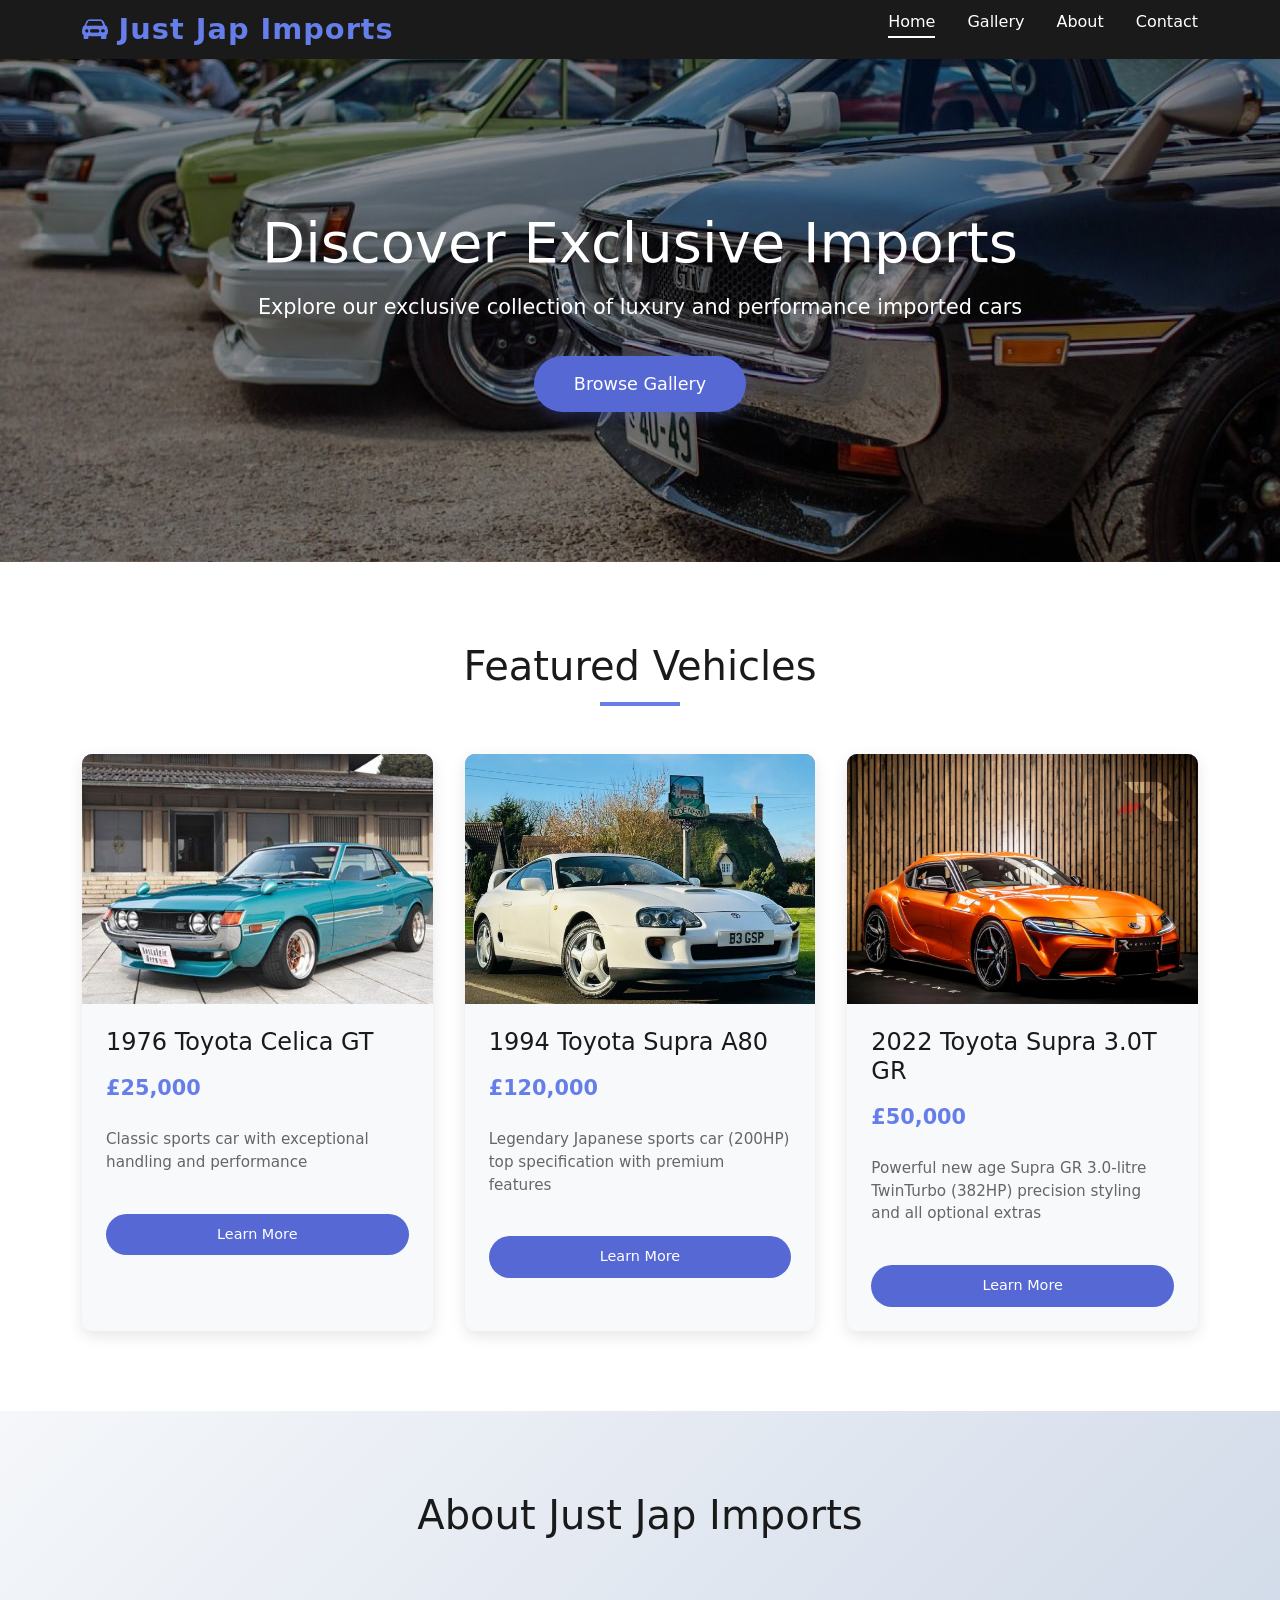
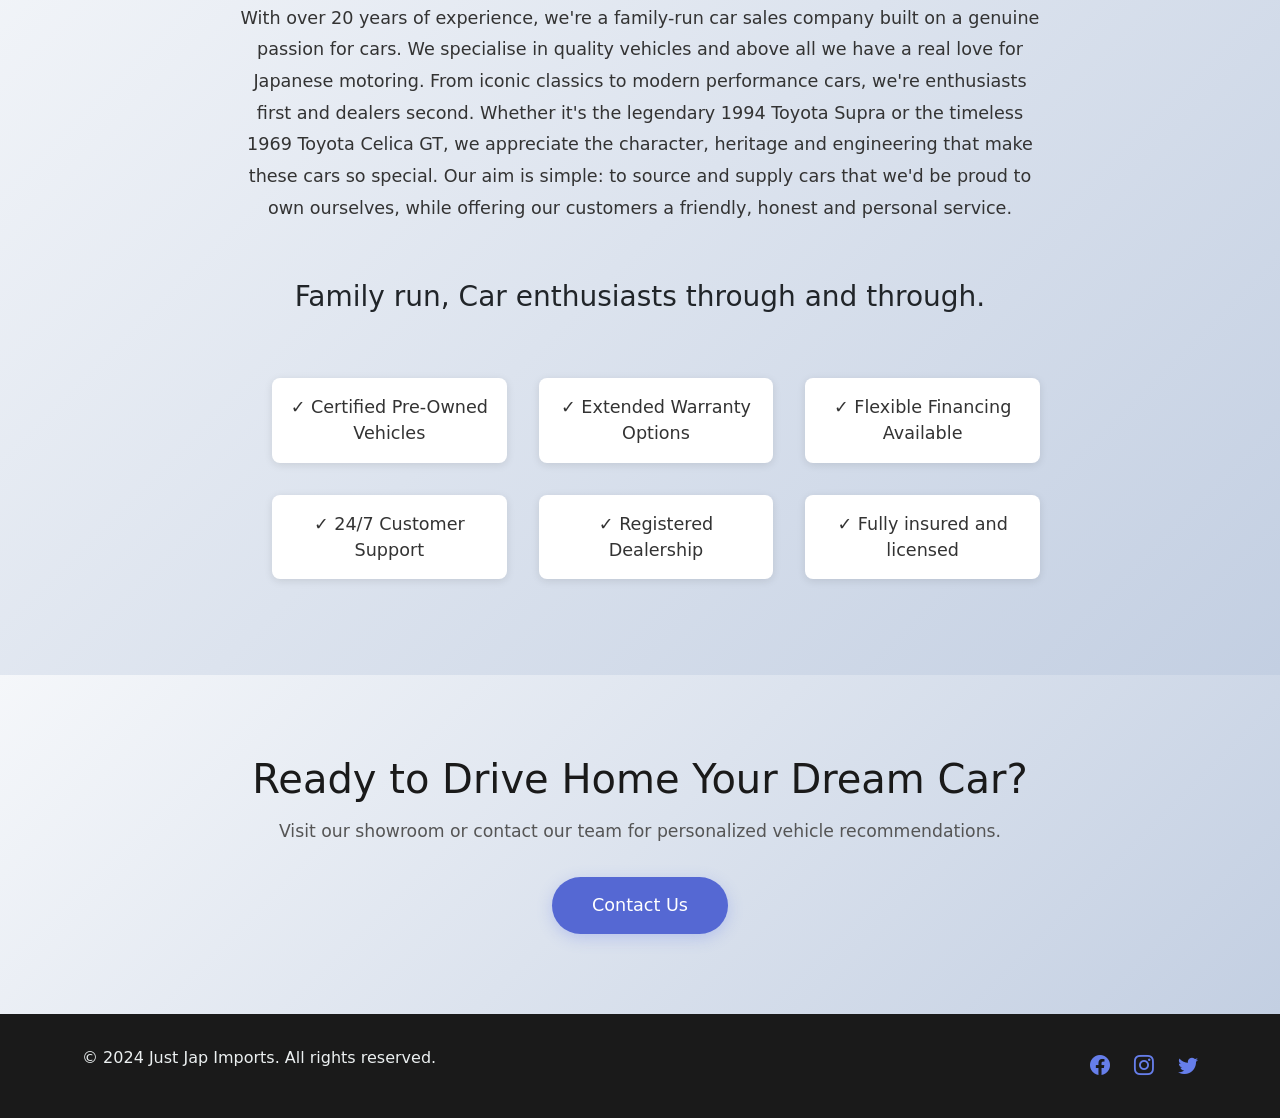
<file: index.html>
<!DOCTYPE html>
<html lang="en">
<head>
    <meta charset="UTF-8">
    <meta name="viewport" content="width=device-width, initial-scale=1.0">
    <title>Just Jap Imports</title>
    <link rel="stylesheet" href="styles.css">
    <link href="https://cdn.jsdelivr.net/npm/bootstrap@5.3.8/dist/css/bootstrap.min.css" rel="stylesheet">
    <link rel="stylesheet" href="https://cdn.jsdelivr.net/npm/bootstrap-icons@1.11.3/font/bootstrap-icons.css">
</head>
<body>
    <!-- Shared site navigation -->
    <nav class="navbar">
        <div class="container nav-wrap">
            <div class="logo"><i class="bi bi-car-front-fill"></i> Just Jap Imports</div>

            <input class="nav-toggle-input" type="checkbox" id="nav-toggle-home">
            <label class="nav-toggle" for="nav-toggle-home" >
                <i class="bi bi-list"></i>
            </label>

            <ul class="nav-links">
                <li><a href="index.html" class="active">Home</a></li>
                <li><a href="gallery.html">Gallery</a></li>
                <li><a href="#about">About</a></li>
                <li><a href="contact.html">Contact</a></li>
            </ul>
        </div>
    </nav>

    <!-- Home page hero section -->
    <section id="home" class="hero">
        <div class="hero-content">
            <h1>Discover Exclusive Imports</h1>
            <p>Explore our exclusive collection of luxury and performance imported cars</p>
            <a href="gallery.html" class="cta-button">Browse Gallery</a>
        </div>
    </section>

    <!-- Featured vehicles section -->
    <section class="cars">
        <div class="container">
            <h2>Featured Vehicles</h2>
            <div class="cars-grid">
                <div class="car-card">
                    <div class="car-image sports"></div>
                    <h3>1976 Toyota Celica GT</h3>
                    <p class="price">£25,000</p>
                    <p class="description">Classic sports car with exceptional handling and performance</p>
                    <a href="contact.html" class="learn-btn">Learn More</a>
                </div>

                <div class="car-card">
                    <div class="car-image sedan"></div>
                    <h3>1994 Toyota Supra A80</h3>
                    <p class="price">£120,000</p>
                    <p class="description">Legendary Japanese sports car (200HP) top specification with premium features</p>
                    <a href="contact.html" class="learn-btn">Learn More</a>
                </div>

                <div class="car-card">
                    <div class="car-image suv"></div>
                    <h3>2022 Toyota Supra 3.0T GR</h3>
                    <p class="price">£50,000</p>
                    <p class="description">Powerful new age Supra GR 3.0-litre TwinTurbo (382HP) precision styling and all optional extras </p>
                    <a href="contact.html" class="learn-btn">Learn More</a>
                </div>
            </div>
        </div>
    </section>

    <!-- About the business section -->
    <section id="about" class="about">
        <div class="container">
            <h2>About Just Jap Imports</h2>
            <div class="about-content">
                <p>With over 20 years of experience, we're a family-run car sales company built on a genuine passion for cars. We specialise in quality vehicles and above all we have a real love for Japanese motoring.
From iconic classics to modern performance cars, we're enthusiasts first and dealers second. Whether it's the legendary 1994 Toyota Supra or the timeless 1969 Toyota Celica GT, we appreciate the character, heritage and engineering that make these cars so special.
Our aim is simple: to source and supply cars that we'd be proud to own ourselves, while offering our customers a friendly, honest and personal service.</p>
 <br> <h3> Family run, Car enthusiasts through and through.</h3> <br> 
                <ul class="features">
                    <li>✓ Certified Pre-Owned Vehicles</li>
                    <li>✓ Extended Warranty Options</li>
                    <li>✓ Flexible Financing Available</li>
                    <li>✓ 24/7 Customer Support</li>
                    <li>✓ Registered Dealership</li>
                    <li>✓ Fully insured and licensed</li>
                </ul>
            </div>
        </div>
    </section>

    <!-- Contact call-to-action section -->
    <section class="contact-cta">
        <div class="container">
            <h2>Ready to Drive Home Your Dream Car?</h2>
            <p>Visit our showroom or contact our team for personalized vehicle recommendations.</p>
            <div class="cta-row">
                <a href="contact.html" class="secondary-button">Contact Us</a>
            </div>
        </div>
    </section>

    <!-- Shared site footer -->
    <footer class="footer">
        <div class="container">
            <p>&copy; 2024 Just Jap Imports. All rights reserved.</p>
            <div class="social-links">
                <a href="#" aria-label="Facebook" title="Facebook"><i class="bi bi-facebook" aria-hidden="true"></i></a>
                <a href="#" aria-label="Instagram" title="Instagram"><i class="bi bi-instagram" aria-hidden="true"></i></a>
                <a href="#" aria-label="Twitter" title="Twitter"><i class="bi bi-twitter" aria-hidden="true"></i></a>
            </div>
        </div>
    </footer>

</body>
</html>
</file>
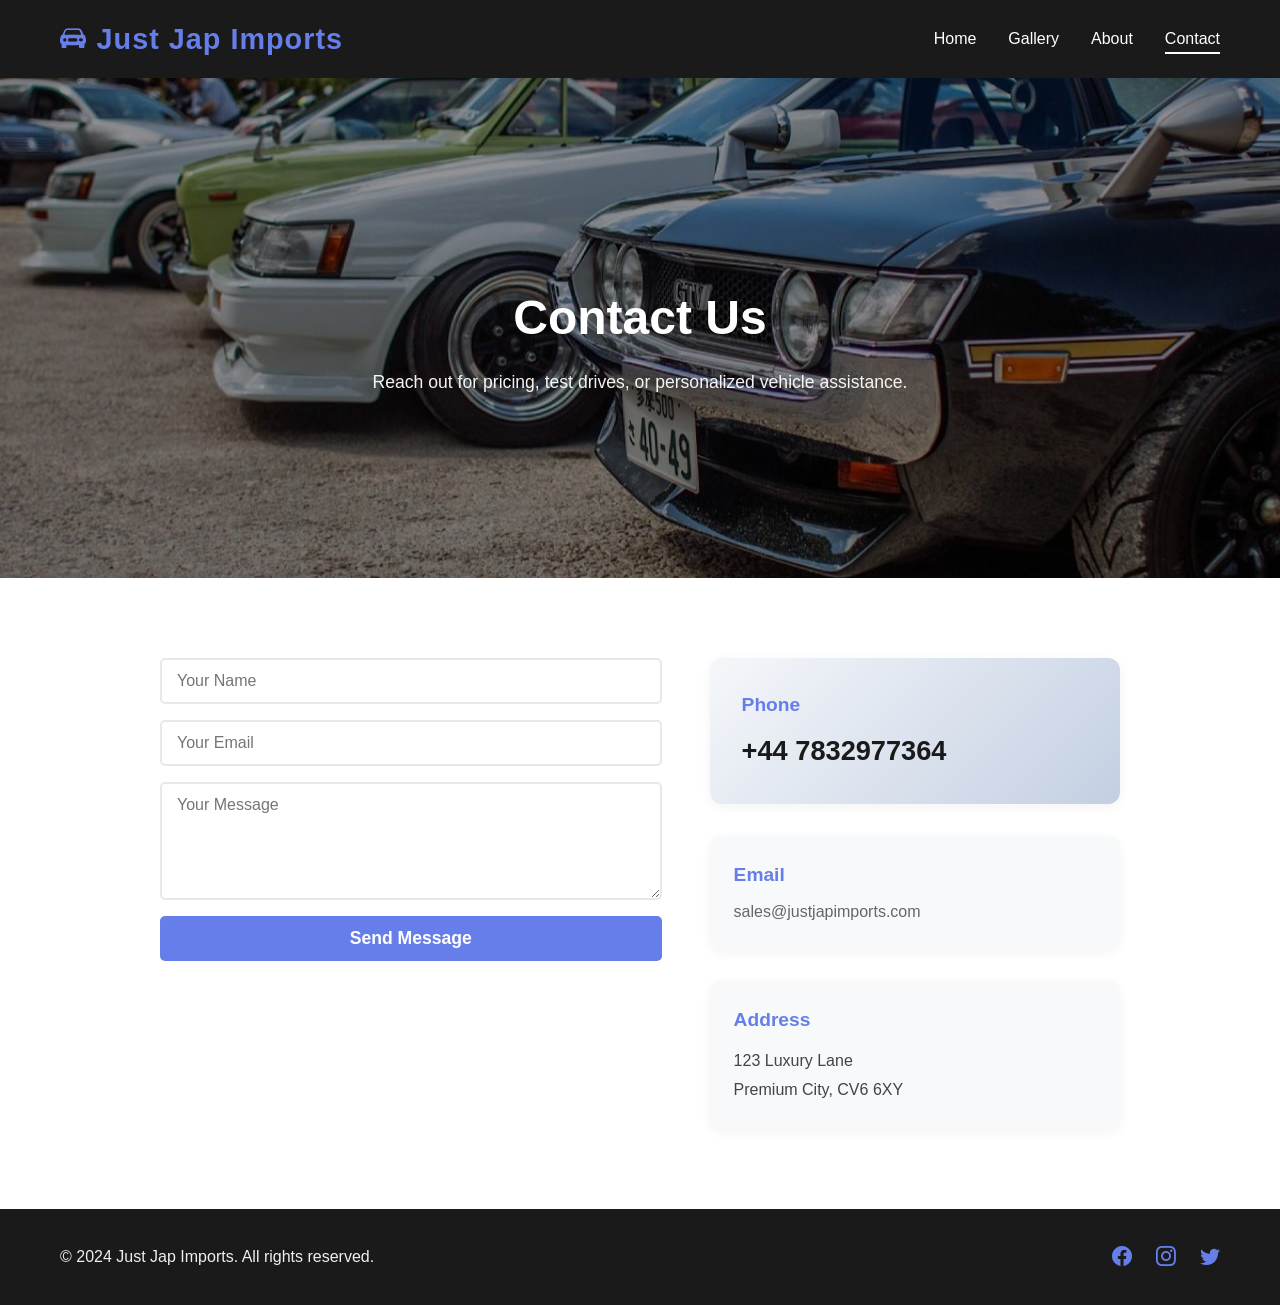
<file: contact.html>
<!DOCTYPE html>
<html lang="en">
<head>
    <meta charset="UTF-8">
    <meta name="viewport" content="width=device-width, initial-scale=1.0">
    <title>Contact | Just Jap Imports</title>
    <link rel="stylesheet" href="styles.css">
    <link rel="stylesheet" href="https://cdn.jsdelivr.net/npm/bootstrap-icons@1.11.3/font/bootstrap-icons.css">
</head>
<body>
    <!-- Shared site navigation -->
    <nav class="navbar">
        <div class="container nav-wrap">
            <div class="logo"><i class="bi bi-car-front-fill"></i>Just Jap Imports</div>

            <input class="nav-toggle-input" type="checkbox" id="nav-toggle-contact">
            <label class="nav-toggle" for="nav-toggle-contact" aria-label="Toggle navigation">
                <i class="bi bi-list"></i>
            </label>

            <ul class="nav-links">
                <li><a href="index.html">Home</a></li>
                <li><a href="gallery.html">Gallery</a></li>
                <li><a href="index.html#about">About</a></li>
                <li><a href="contact.html" class="active">Contact</a></li>
            </ul>
        </div>
    </nav>

    <!-- Contact page header -->
    <header class="page-header">
        <div class="container">
            <h1>Contact Us</h1>
            <p>Reach out for pricing, test drives, or personalized vehicle assistance.</p>
        </div>
    </header>

    <!-- Contact page content -->
    <main class="contact-page">
        <div class="container contact-content">
            <!-- Contact enquiry form -->
            <form class="contact-form" action="mailto:sales@justjapimports.com" method="post" enctype="text/plain">
                <input type="text" name="name" placeholder="Your Name" minlength="2" required>
                <input type="email" name="email" placeholder="Your Email" required>
                <textarea name="message" placeholder="Your Message" rows="5" minlength="10" required></textarea>
                <button type="submit" class="submit-btn" >Send Message</button>
            </form>

            <!-- Dealership contact information -->
            <div class="contact-info">
                <div class="info-item location-card">
                    <h4>Phone</h4>
                    <p class="phone-number">+44 7832977364</p>
                </div>

                <div class="info-item">
                    <h4>Email</h4>
                    <p>sales@justjapimports.com</p>
                </div>

                <div class="info-item">
                    <h4>Address</h4>
                    <p class="location-details">123 Luxury Lane<br>Premium City, CV6 6XY</p>
                </div>
            </div>
        </div>
    </main>

    <!-- Shared site footer -->
    <footer class="footer">
        <div class="container">
            <p>&copy; 2024 Just Jap Imports. All rights reserved.</p>
            <div class="social-links">
                <a href="#" aria-label="Facebook" title="Facebook"><i class="bi bi-facebook" aria-hidden="true"></i></a>
                <a href="#" aria-label="Instagram" title="Instagram"><i class="bi bi-instagram" aria-hidden="true"></i></a>
                <a href="#" aria-label="Twitter" title="Twitter"><i class="bi bi-twitter" aria-hidden="true"></i></a>
            </div>
        </div>
    </footer>

</body>
</html>
</file>
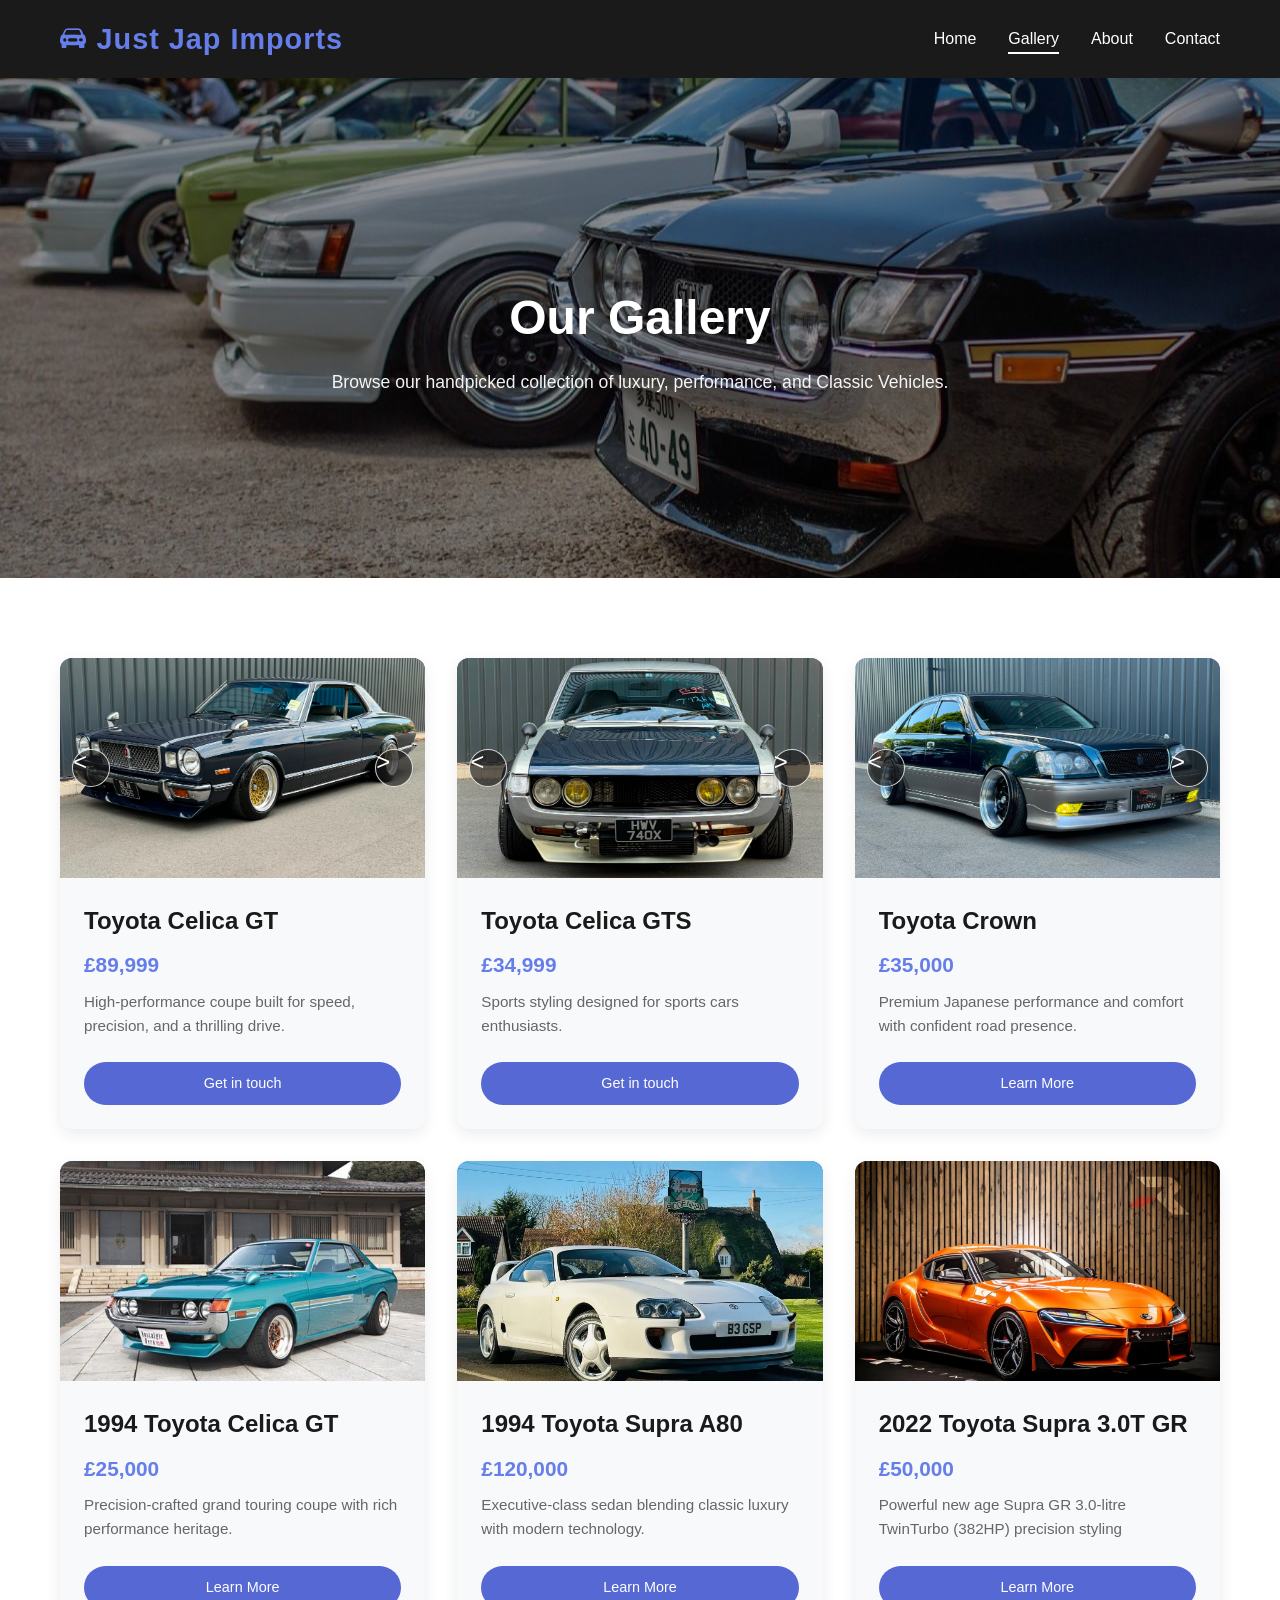
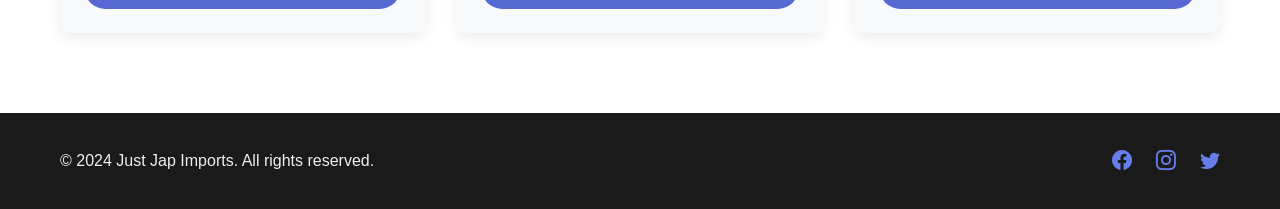
<file: gallery.html>
<!DOCTYPE html>
<html lang="en">
<head>
    <meta charset="UTF-8">
    <meta name="viewport" content="width=device-width, initial-scale=1.0">
    <title>Gallery | Just Jap Imports</title>
    <link rel="stylesheet" href="styles.css">
    <link rel="stylesheet" href="https://cdn.jsdelivr.net/npm/bootstrap-icons@1.11.3/font/bootstrap-icons.css">
</head>
<body>
    <!-- Shared site navigation -->
    <nav class="navbar">
        <div class="container nav-wrap">
            <div class="logo"><i class="bi bi-car-front-fill"></i> Just Jap Imports</div>

            <input class="nav-toggle-input" type="checkbox" id="nav-toggle-gallery">
            <label class="nav-toggle" for="nav-toggle-gallery" aria-label="Toggle navigation">
                <i class="bi bi-list"></i>
            </label>

            <ul class="nav-links">
                <li><a href="index.html">Home</a></li>
                <li><a href="gallery.html" class="active">Gallery</a></li>
                <li><a href="index.html#about">About</a></li>
                <li><a href="contact.html">Contact</a></li>
            </ul>
        </div>
    </nav>

    <!-- Gallery page header -->
    <header class="page-header">
        <div class="container">
            <h1>Our Gallery</h1>
            <p>Browse our handpicked collection of luxury, performance, and Classic Vehicles.</p>
        </div>
    </header>

    <!-- Gallery page vehicle listings -->
    <main class="gallery-page">
        <div class="container gallery-grid">
            <!-- Featured vehicle image galleries -->
            <div class="gallery-card car-card">
                <div class="car-image sports velocity-sports" aria-label="Velocity Sports image gallery">
                    <input class="gallery-radio" type="radio" name="velocity-gallery" id="velocity-1" checked>
                    <input class="gallery-radio" type="radio" name="velocity-gallery" id="velocity-2">
                    <input class="gallery-radio" type="radio" name="velocity-gallery" id="velocity-3">
                    <input class="gallery-radio" type="radio" name="velocity-gallery" id="velocity-4">
                    <input class="gallery-radio" type="radio" name="velocity-gallery" id="velocity-5">
                    <img src="images/celicagtb.jpg" alt="Toyota Celica GT" class="rotation-image image-1">
                    <img src="images/celicagtb2.jpg" alt="Toyota Celica GT" class="rotation-image image-2">
                    <img src="images/celicagtb3.jpg" alt="Toyota Celica GT" class="rotation-image image-3">
                    <img src="images/celicagtb4.jpg" alt="Toyota Celica GT" class="rotation-image image-4">
                    <img src="images/celicagtb5.jpg" alt="Toyota Celica GT" class="rotation-image image-5">
                    <label for="velocity-5" class="rotation-control rotation-prev prev-1" aria-label="Show previous Velocity Sports image">&lt;</label>
                    <label for="velocity-1" class="rotation-control rotation-prev prev-2" aria-label="Show previous Velocity Sports image">&lt;</label>
                    <label for="velocity-2" class="rotation-control rotation-prev prev-3" aria-label="Show previous Velocity Sports image">&lt;</label>
                    <label for="velocity-3" class="rotation-control rotation-prev prev-4" aria-label="Show previous Velocity Sports image">&lt;</label>
                    <label for="velocity-4" class="rotation-control rotation-prev prev-5" aria-label="Show previous Velocity Sports image">&lt;</label>
                    <label for="velocity-2" class="rotation-control rotation-next next-1" aria-label="Show next Velocity Sports image">&gt;</label>
                    <label for="velocity-3" class="rotation-control rotation-next next-2" aria-label="Show next Velocity Sports image">&gt;</label>
                    <label for="velocity-4" class="rotation-control rotation-next next-3" aria-label="Show next Velocity Sports image">&gt;</label>
                    <label for="velocity-5" class="rotation-control rotation-next next-4" aria-label="Show next Velocity Sports image">&gt;</label>
                    <label for="velocity-1" class="rotation-control rotation-next next-5" aria-label="Show next Velocity Sports image">&gt;</label>
                </div>
                <h3>Toyota Celica GT</h3>
                <p class="price">£89,999</p>
                <p class="description">High-performance coupe built for speed, precision, and a thrilling drive.</p>
                <a href="contact.html" class="learn-btn">Get in touch</a>
            </div>

            <!-- Additional vehicle cards -->
            <div class="gallery-card car-card">
                <div class="car-image sedan sedan-gallery" aria-label="Toyota Celica GTS image gallery">
                    <input class="gallery-radio" type="radio" name="sedan-gallery" id="sedan-1" checked>
                    <input class="gallery-radio" type="radio" name="sedan-gallery" id="sedan-2">
                    <input class="gallery-radio" type="radio" name="sedan-gallery" id="sedan-3">
                    <input class="gallery-radio" type="radio" name="sedan-gallery" id="sedan-4">
                    <input class="gallery-radio" type="radio" name="sedan-gallery" id="sedan-5">
                    <input class="gallery-radio" type="radio" name="sedan-gallery" id="sedan-6">
                    <img src="images/celicagts.jpg" alt="Toyota Celica GTS" class="rotation-image image-1">
                    <img src="images/celicagts2.jpg" alt="Toyota Celica GTS" class="rotation-image image-2">
                    <img src="images/celicagts3.jpg" alt="Toyota Celica GTS" class="rotation-image image-3">
                    <img src="images/celicagts4.jpg" alt="Toyota Celica GTS" class="rotation-image image-4">
                    <img src="images/celicagts5.jpg" alt="Toyota Celica GTS" class="rotation-image image-5">
                    <img src="images/celicagts6.jpg" alt="Toyota Celica GTS" class="rotation-image image-6">
                    <label for="sedan-6" class="rotation-control rotation-prev prev-1" aria-label="Show previous sedan image">&lt;</label>
                    <label for="sedan-1" class="rotation-control rotation-prev prev-2" aria-label="Show previous sedan image">&lt;</label>
                    <label for="sedan-2" class="rotation-control rotation-prev prev-3" aria-label="Show previous sedan image">&lt;</label>
                    <label for="sedan-3" class="rotation-control rotation-prev prev-4" aria-label="Show previous sedan image">&lt;</label>
                    <label for="sedan-4" class="rotation-control rotation-prev prev-5" aria-label="Show previous sedan image">&lt;</label>
                    <label for="sedan-5" class="rotation-control rotation-prev prev-6" aria-label="Show previous sedan image">&lt;</label>
                    <label for="sedan-2" class="rotation-control rotation-next next-1" aria-label="Show next sedan image">&gt;</label>
                    <label for="sedan-3" class="rotation-control rotation-next next-2" aria-label="Show next sedan image">&gt;</label>
                    <label for="sedan-4" class="rotation-control rotation-next next-3" aria-label="Show next sedan image">&gt;</label>
                    <label for="sedan-5" class="rotation-control rotation-next next-4" aria-label="Show next sedan image">&gt;</label>
                    <label for="sedan-6" class="rotation-control rotation-next next-5" aria-label="Show next sedan image">&gt;</label>
                    <label for="sedan-1" class="rotation-control rotation-next next-6" aria-label="Show next sedan image">&gt;</label>
                </div>

                <h3>Toyota Celica GTS</h3>
                <p class="price">£34,999</p>
                <p class="description">Sports styling designed for sports cars enthusiasts.</p>
                <a href="contact.html" class="learn-btn">Get in touch</a>
            </div>

            <div class="gallery-card car-card">
                <div class="car-image suv suv-gallery" aria-label="Toyota Crown image gallery">
                    <input class="gallery-radio" type="radio" name="suv-gallery" id="suv-1" checked>
                    <input class="gallery-radio" type="radio" name="suv-gallery" id="suv-2">
                    <input class="gallery-radio" type="radio" name="suv-gallery" id="suv-3">
                    <input class="gallery-radio" type="radio" name="suv-gallery" id="suv-4">
                    <input class="gallery-radio" type="radio" name="suv-gallery" id="suv-5">
                    <input class="gallery-radio" type="radio" name="suv-gallery" id="suv-6">
                    <img src="images/crown.jpg" alt="Toyota Crown" class="rotation-image image-1">
                    <img src="images/crown2.jpg" alt="Toyota Crown" class="rotation-image image-2">
                    <img src="images/crown3.jpg" alt="Toyota Crown" class="rotation-image image-3">
                    <img src="images/crown4.jpg" alt="Toyota Crown" class="rotation-image image-4">
                    <img src="images/crown5.jpg" alt="Toyota Crown" class="rotation-image image-5">
                    <img src="images/crown6.jpg" alt="Toyota Crown" class="rotation-image image-6">
                    <label for="suv-6" class="rotation-control rotation-prev prev-1" aria-label="Show previous SUV image">&lt;</label>
                    <label for="suv-1" class="rotation-control rotation-prev prev-2" aria-label="Show previous SUV image">&lt;</label>
                    <label for="suv-2" class="rotation-control rotation-prev prev-3" aria-label="Show previous SUV image">&lt;</label>
                    <label for="suv-3" class="rotation-control rotation-prev prev-4" aria-label="Show previous SUV image">&lt;</label>
                    <label for="suv-4" class="rotation-control rotation-prev prev-5" aria-label="Show previous SUV image">&lt;</label>
                    <label for="suv-5" class="rotation-control rotation-prev prev-6" aria-label="Show previous SUV image">&lt;</label>
                    <label for="suv-2" class="rotation-control rotation-next next-1" aria-label="Show next SUV image">&gt;</label>
                    <label for="suv-3" class="rotation-control rotation-next next-2" aria-label="Show next SUV image">&gt;</label>
                    <label for="suv-4" class="rotation-control rotation-next next-3" aria-label="Show next SUV image">&gt;</label>
                    <label for="suv-5" class="rotation-control rotation-next next-4" aria-label="Show next SUV image">&gt;</label>
                    <label for="suv-6" class="rotation-control rotation-next next-5" aria-label="Show next SUV image">&gt;</label>
                    <label for="suv-1" class="rotation-control rotation-next next-6" aria-label="Show next SUV image">&gt;</label>
                </div>
                <h3>Toyota Crown</h3>
                <p class="price">£35,000</p>
                <p class="description">Premium Japanese performance and comfort with confident road presence.</p>
                <a href="contact.html" class="learn-btn">Learn More</a>
            </div>

            <div class="gallery-card car-card">
                <div class="car-image sports"></div>
                <h3>1994 Toyota Celica GT</h3>
                <p class="price">£25,000</p>
                <p class="description">Precision-crafted grand touring coupe with rich performance heritage.</p>
                <a href="contact.html" class="learn-btn">Learn More</a>
            </div>

            <div class="gallery-card car-card">
                <div class="car-image sedan"></div>
                <h3>1994 Toyota Supra A80</h3>
                <p class="price">£120,000</p>
                <p class="description">Executive-class sedan blending classic luxury with modern technology.</p>
                <a href="contact.html" class="learn-btn">Learn More</a>
            </div>

            <div class="gallery-card car-card">
                <div class="car-image suv"></div>
                <h3>2022 Toyota Supra 3.0T GR</h3>
                <p class="price">£50,000</p>
                <p class="description">Powerful new age Supra GR 3.0-litre TwinTurbo (382HP) precision styling  </p>
                <a href="contact.html" class="learn-btn">Learn More</a>
            </div>
        </div>
    </main>

    <!-- Shared site footer -->
    <footer class="footer">
        <div class="container">
            <p>&copy; 2024 Just Jap Imports. All rights reserved.</p>
            <div class="social-links">
                <a href="#" aria-label="Facebook" title="Facebook"><i class="bi bi-facebook" aria-hidden="true"></i></a>
                <a href="#" aria-label="Instagram" title="Instagram"><i class="bi bi-instagram" aria-hidden="true"></i></a>
                <a href="#" aria-label="Twitter" title="Twitter"><i class="bi bi-twitter" aria-hidden="true"></i></a>
            </div>
        </div>
    </footer>

</body>
</html>
</file>
<file: styles.css>
/*    Global Styles & Reset  */
* {
    margin: 0;
    padding: 0;
    box-sizing: border-box;
}

body {
    font-family: 'Segoe UI', Tahoma, Geneva, Verdana, sans-serif;
    line-height: 1.6;
    color: #333;
    background-color: #f8f9fa;
}

html {
    scroll-behavior: smooth;
}

.container {
    max-width: 1200px;
    margin: 0 auto;
    padding: 0 20px;
}

/*    Navigation Bar */
.navbar {
    background-color: #1a1a1a;
    padding: 1rem 0;
    position: sticky;
    top: 0;
    z-index: 100;
    box-shadow: 0 2px 10px rgba(0, 0, 0, 0.1);
}

.navbar .container {
    display: flex;
    justify-content: space-between;
    align-items: center;
}

.nav-wrap {
    position: relative;
}

.logo {
    font-size: 1.8rem;
    font-weight: bold;
    color: #667eea;
    letter-spacing: 1px;
    display: flex;
    align-items: center;
    gap: 0.6rem;
}

.logo i {
    font-size: 1.6rem;
    color: #667eea;
}

.nav-toggle {
    display: none;
    background: transparent;
    border: 1px solid rgba(255,255,255,0.5);
    color: #fff;
    font-size: 1.8rem;
    border-radius: 6px;
    width: 44px;
    height: 44px;
    padding: 0;
    cursor: pointer;
}

.nav-toggle-input {
    display: none;
}

.nav-links {
    display: flex;
    list-style: none;
    gap: 2rem;
}

.nav-links a {
    color: #fff;
    text-decoration: none;
    font-weight: 500;
    transition: color 0.3s ease;
}

.nav-links a:hover {
    color: #667eea;
}

/* Home Page: Hero Section */
.hero,
.page-header {
    background-image: linear-gradient(rgba(0, 0, 0, 0.42), rgba(0, 0, 0, 0.42)), url("images/banner.jpg");
    background-position: center;
    background-size: cover;
    background-repeat: no-repeat;
    width: 100%;
    color: white;
    padding: 150px 20px;
    text-align: center;
    min-height: 500px;
    display: flex;
    align-items: center;
    justify-content: center;
}

.hero-content h1 {
    font-size: 3.5rem;
    margin-bottom: 1rem;
    animation: slideDown 0.8s ease;
}

.hero-content p {
    font-size: 1.3rem;
    margin-bottom: 2rem;
    opacity: 0.95;
    animation: slideUp 0.8s ease 0.2s both;
}

.cta-button {
    background-color: #5568d3;
    color: white;
    border: none;
    padding: 15px 40px;
    font-size: 1.1rem;
    border-radius: 50px;
    cursor: pointer;
    transition: all 0.3s ease;
    box-shadow: 0 4px 15px rgba(102, 126, 234, 0.3);
    animation: slideUp 0.8s ease 0.4s both;
}

.cta-button:hover {
    background-color: #5568d3;
    transform: translateY(-3px);
    box-shadow: 0 6px 20px #667eea;
}

/*  Shared: Vehicle Cards and Gallery Controls */
.cars {
    padding: 80px 0;
    background-color: #fff;
}

.cars h2,
.about h2,
.contact h2 {
    text-align: center;
    font-size: 2.5rem;
    margin-bottom: 3rem;
    color: #1a1a1a;
    position: relative;
    padding-bottom: 1rem;
}

.cars h2::after {
    content: '';
    width: 80px;
    height: 4px;
    background-color: #667eea;
    position: absolute;
    bottom: 0;
    left: 50%;
    transform: translateX(-50%);
}

.cars-grid {
    display: grid;
    grid-template-columns: repeat(auto-fit, minmax(300px, 1fr));
    gap: 2rem;
}

.car-card {
    background: #f8f9fa;
    border-radius: 10px;
    overflow: hidden;
    transition: all 0.3s ease;
    box-shadow: 0 5px 15px rgba(0, 0, 0, 0.1);
}

.car-card:hover {
    transform: translateY(-10px);
    box-shadow: 0 10px 30px rgba(0, 0, 0, 0.15);
}

.car-image {
    width: 100%;
    height: 250px;
    background: linear-gradient(135deg, #667eea 0%, #764ba2 100%);
    display: flex;
    align-items: center;
    justify-content: center;
    font-size: 3rem;
    color: white;
    position: relative;
    overflow: hidden;
}

.car-image::before {
    content: '';
    position: absolute;
    inset: 0;
    background: url("images/celicagt.jpg") center / cover no-repeat;
}

.car-image.sedan::before {
    background-image: url("images/1994toyotasupraa80.webp");
}

.car-image.suv::before {
    background-image: url("images/2022supra.webp");
}

.velocity-sports::before {
    display: none;
}

.sedan-gallery::before {
    display: none;
}

.suv-gallery::before {
    display: none;
}

.velocity-sports {
    cursor: pointer;
}

.rotation-control {
    position: absolute;
    top: 50%;
    z-index: 2;
    width: 38px;
    height: 38px;
    border: 1px solid rgba(255, 255, 255, 0.8);
    border-radius: 50%;
    background: rgba(26, 26, 26, 0.65);
    color: #fff;
    font-size: 1.5rem;
    line-height: 1;
    cursor: pointer;
    display: none;
    transform: translateY(-50%);
    transition: background-color 0.3s ease, color 0.3s ease;
}

.rotation-control:hover,
.rotation-control:focus-visible {
    background: #667eea;
    color: #fff;
    outline: none;
}

.rotation-prev {
    left: 12px;
}

.rotation-next {
    right: 12px;
}

.gallery-radio {
    display: none;
}

.gallery-radio:checked ~ .rotation-image {
    opacity: 0;
}

.gallery-radio:checked ~ .rotation-image.image-1,
.gallery-radio:checked ~ .rotation-image.image-2,
.gallery-radio:checked ~ .rotation-image.image-3,
.gallery-radio:checked ~ .rotation-image.image-4,
.gallery-radio:checked ~ .rotation-image.image-5,
.gallery-radio:checked ~ .rotation-image.image-6 {
    opacity: 0;
}

#velocity-1:checked ~ .image-1,
#velocity-2:checked ~ .image-2,
#velocity-3:checked ~ .image-3,
#velocity-4:checked ~ .image-4,
#velocity-5:checked ~ .image-5,
#sedan-1:checked ~ .image-1,
#sedan-2:checked ~ .image-2,
#sedan-3:checked ~ .image-3,
#sedan-4:checked ~ .image-4,
#sedan-5:checked ~ .image-5,
#sedan-6:checked ~ .image-6 {
    opacity: 1;
}

#suv-1:checked ~ .image-1,
#suv-2:checked ~ .image-2,
#suv-3:checked ~ .image-3,
#suv-4:checked ~ .image-4,
#suv-5:checked ~ .image-5,
#suv-6:checked ~ .image-6 {
    opacity: 1;
}

#velocity-1:checked ~ .next-1,
#velocity-2:checked ~ .next-2,
#velocity-3:checked ~ .next-3,
#velocity-4:checked ~ .next-4,
#velocity-5:checked ~ .next-5,
#velocity-1:checked ~ .prev-1,
#velocity-2:checked ~ .prev-2,
#velocity-3:checked ~ .prev-3,
#velocity-4:checked ~ .prev-4,
#velocity-5:checked ~ .prev-5,
#sedan-1:checked ~ .next-1,
#sedan-2:checked ~ .next-2,
#sedan-3:checked ~ .next-3,
#sedan-4:checked ~ .next-4,
#sedan-5:checked ~ .next-5,
#sedan-6:checked ~ .next-6,
#sedan-1:checked ~ .prev-1,
#sedan-2:checked ~ .prev-2,
#sedan-3:checked ~ .prev-3,
#sedan-4:checked ~ .prev-4,
#sedan-5:checked ~ .prev-5,
#sedan-6:checked ~ .prev-6 {
    display: block;
}

#suv-1:checked ~ .next-1,
#suv-2:checked ~ .next-2,
#suv-3:checked ~ .next-3,
#suv-4:checked ~ .next-4,
#suv-5:checked ~ .next-5,
#suv-6:checked ~ .next-6,
#suv-1:checked ~ .prev-1,
#suv-2:checked ~ .prev-2,
#suv-3:checked ~ .prev-3,
#suv-4:checked ~ .prev-4,
#suv-5:checked ~ .prev-5,
#suv-6:checked ~ .prev-6 {
    display: block;
}

.rotation-image {
    position: absolute;
    inset: 0;
    width: 100%;
    height: 100%;
    object-fit: cover;
    opacity: 0;
    transition: opacity 0.4s ease;
}

.rotation-image.active {
    opacity: 1;
}

.car-card h3 {
    padding: 1.5rem 1.5rem 0.5rem;
    font-size: 1.5rem;
    color: #1a1a1a;
}

.car-card .price {
    padding: 0 1.5rem;
    font-size: 1.3rem;
    font-weight: bold;
    color: #667eea;
}

.car-card .description {
    padding: 0.5rem 1.5rem 1.5rem;
    color: #666;
    font-size: 0.95rem;
}

.learn-btn {
    display: inline-block;
    margin: 0 1.5rem 1.5rem;
    padding: 10px 25px;
    background-color: #5568d3;
    color: white;
    border: none;
    border-radius: 25px;
    cursor: pointer;
    font-size: 0.9rem;
    transition: all 0.3s ease;
    width: calc(100% - 3rem);
    text-align: center;
    text-decoration: none;
}

.learn-btn:hover {
    background-color: #5568d3;
    transform: scale(1.05);
}

/*  Home Page: About Section */
.about {
    padding: 80px 0;
    background: linear-gradient(135deg, #f5f7fa 0%, #c3cfe2 100%);
}

.about h2::after,
.contact h2::after {
    background-color: #667eea;
}

.about-content {
    text-align: center;
    max-width: 800px;
    margin: 0 auto;
}

.about-content p {
    font-size: 1.1rem;
    line-height: 1.8;
    color: #333;
    margin-bottom: 2rem;
}

.features {
    list-style: none;
    display: grid;
    grid-template-columns: repeat(auto-fit, minmax(200px, 1fr));
    gap: 2rem;
    margin-top: 2rem;
}

.features li {
    font-size: 1.1rem;
    color: #333;
    font-weight: 500;
    padding: 1rem;
    background: white;
    border-radius: 8px;
    box-shadow: 0 2px 8px rgba(0, 0, 0, 0.1);
}

/*  Contact Page: Form and Contact Information */
.contact {
    padding: 80px 0;
    background-color: #fff;
}

.contact-content {
    display: grid;
    grid-template-columns: 1fr 1fr;
    gap: 3rem;
    max-width: 1000px;
    margin: 0 auto;
}

.contact-form {
    display: flex;
    flex-direction: column;
    gap: 1rem;
}

.contact-form input,
.contact-form textarea {
    padding: 12px 15px;
    border: 2px solid #e8e8e8;
    border-radius: 5px;
    font-family: inherit;
    font-size: 1rem;
    transition: border-color 0.3s ease;
}

.contact-form input:focus,
.contact-form textarea:focus {
    outline: none;
    border-color: #667eea;
}

.submit-btn {
    padding: 12px 30px;
    background-color: #667eea;
    color: white;
    border: none;
    border-radius: 5px;
    font-size: 1.1rem;
    font-weight: bold;
    cursor: pointer;
    transition: all 0.3s ease;
}

.submit-btn:hover {
    background-color: #5568d3;
    transform: translateY(-2px);
    box-shadow: 0 5px 15px rgba(102, 126, 234, 0.3);
}

.contact-info {
    display: flex;
    flex-direction: column;
    gap: 2rem;
}

.info-item h4 {
    font-size: 1.2rem;
    margin-bottom: 0.5rem;
    color: #667eea;
}

.info-item p {
    color: #666;
    font-size: 1rem;
}

/*  Shared: Footer */
.footer {
    background-color: #1a1a1a;
    color: #ecf0f1;
    padding: 2rem 0;
    text-align: center;
}

.footer .container {
    display: flex;
    justify-content: space-between;
    align-items: center;
    flex-wrap: wrap;
    gap: 1rem;
}

.social-links {
    display: flex;
    gap: 1.5rem;
}

.social-links a {
    color: #667eea;
    font-size: 1.25rem;
    text-decoration: none;
    transition: color 0.3s ease;
}

.social-links a:hover {
    color: #764ba2;
}

/* Shared: Animations and Button Layout */
@keyframes slideDown {
    from {
        opacity: 0;
        transform: translateY(-30px);
    }
    to {
        opacity: 1;
        transform: translateY(0);
    }
}

@keyframes slideUp {
    from {
        opacity: 0;
        transform: translateY(30px);
    }
    to {
        opacity: 1;
        transform: translateY(0);
    }
}

.nav-links a.active {
    color: #fff;
    border-bottom: 2px solid #fff;
    padding-bottom: 5px;
}

.cta-button,
.secondary-button,
.submit-btn {
    display: inline-block;
    text-decoration: none;
    text-align: center;
}

/* Home Page: Contact Call to Action */
.contact-cta {
    padding: 80px 0;
    text-align: center;
    background: linear-gradient(135deg, #f5f7fa 0%, #c3cfe2 100%);
}

.contact-cta h2 {
    font-size: 2.5rem;
    margin-bottom: 1rem;
    color: #1a1a1a;
}

.contact-cta p {
    color: #555;
    margin-bottom: 2rem;
    font-size: 1.08rem;
}

.cta-row {
    display: flex;
    justify-content: center;
}

.secondary-button {
    background-color: #5568d3;
    color: white;
    border: none;
    padding: 15px 40px;
    font-size: 1.1rem;
    border-radius: 50px;
    cursor: pointer;
    transition: all 0.3s ease;
    box-shadow: 0 4px 15px rgba(102, 126, 234, 0.3);
    animation: slideUp 0.8s ease 0.4s both;
}

.secondary-button:hover {
    background-color: #5568d3;
    transform: translateY(-3px);
    box-shadow: 0 6px 20px #667eea;
}

/* Gallery and Contact Pages: Page Header */
.page-header {
    padding: 100px 20px 80px;
    text-align: center;
}

.page-header h1 {
    font-size: 3rem;
    margin-bottom: 0.75rem;
}

.page-header p {
    font-size: 1.1rem;
    opacity: 0.95;
}

/* Gallery Page: Vehicle Grid */
.gallery-page {
    padding: 80px 0;
    background-color: #fff;
}

.gallery-grid {
    display: grid;
    grid-template-columns: repeat(auto-fit, minmax(300px, 1fr));
    gap: 2rem;
}

.gallery-card {
    background: #f8f9fa;
    border-radius: 12px;
    overflow: hidden;
    box-shadow: 0 5px 15px rgba(0, 0, 0, 0.08);
}

.gallery-card .car-image {
    height: 220px;
}

/* Contact Page: Contact Layout */
.contact-page {
    padding: 80px 0;
    background-color: #fff;
}

.contact-page .contact-content {
    display: grid;
    grid-template-columns: 1.1fr 0.9fr;
    gap: 3rem;
    max-width: 1000px;
    margin: 0 auto;
}

.contact-page .info-item {
    background: #f8f9fa;
    padding: 1.5rem;
    border-radius: 10px;
    box-shadow: 0 3px 12px rgba(0, 0, 0, 0.05);
}

.contact-page .location-card {
    padding: 2rem;
    background: linear-gradient(135deg, #f5f7fa 0%, #c3cfe2 100%);
    border-radius: 12px;
}

.contact-page .phone-number {
    font-size: 1.7rem;
    font-weight: 700;
    color: #1a1a1a;
    margin-top: 0.5rem;
}

.contact-page .location-details {
    margin-top: 0.75rem;
    color: #444;
    line-height: 1.8;
}

/* Responsive Layout */
@media (max-width: 768px) {
    .navbar .container {
        flex-direction: row;
        gap: 1rem;
        flex-wrap: wrap;
    }

    .nav-toggle {
        display: inline-flex;
        align-items: center;
        justify-content: center;
    }

    .nav-links {
        display: none;
        width: 100%;
        flex-direction: column;
        gap: 0.8rem;
        padding-top: 0.5rem;
        text-align: center;
    }

    .nav-toggle-input:checked ~ .nav-links {
        display: flex;
    }

    .hero-content h1 {
        font-size: 2rem;
    }

    .hero-content p {
        font-size: 1rem;
    }

    .hero {
        padding: 80px 20px;
        min-height: 350px;
    }

    .cars-grid,
    .gallery-grid {
        grid-template-columns: 1fr;
    }

    .contact-content,
    .contact-page .contact-content {
        grid-template-columns: 1fr;
        gap: 2rem;
    }

    .cars h2,
    .about h2,
    .contact h2,
    .contact-cta h2 {
        font-size: 2rem;
    }

    .footer .container {
        flex-direction: column;
    }
}

@media (max-width: 480px) {
    .logo {
        font-size: 1.3rem;
    }

    .nav-links {
        flex-direction: column;
        gap: 0.5rem;
    }

    .hero-content h1 {
        font-size: 1.5rem;
    }

    .cta-button,
    .secondary-button {
        padding: 10px 25px;
        font-size: 0.9rem;
    }

    .page-header h1 {
        font-size: 2.2rem;
    }
}
</file>
